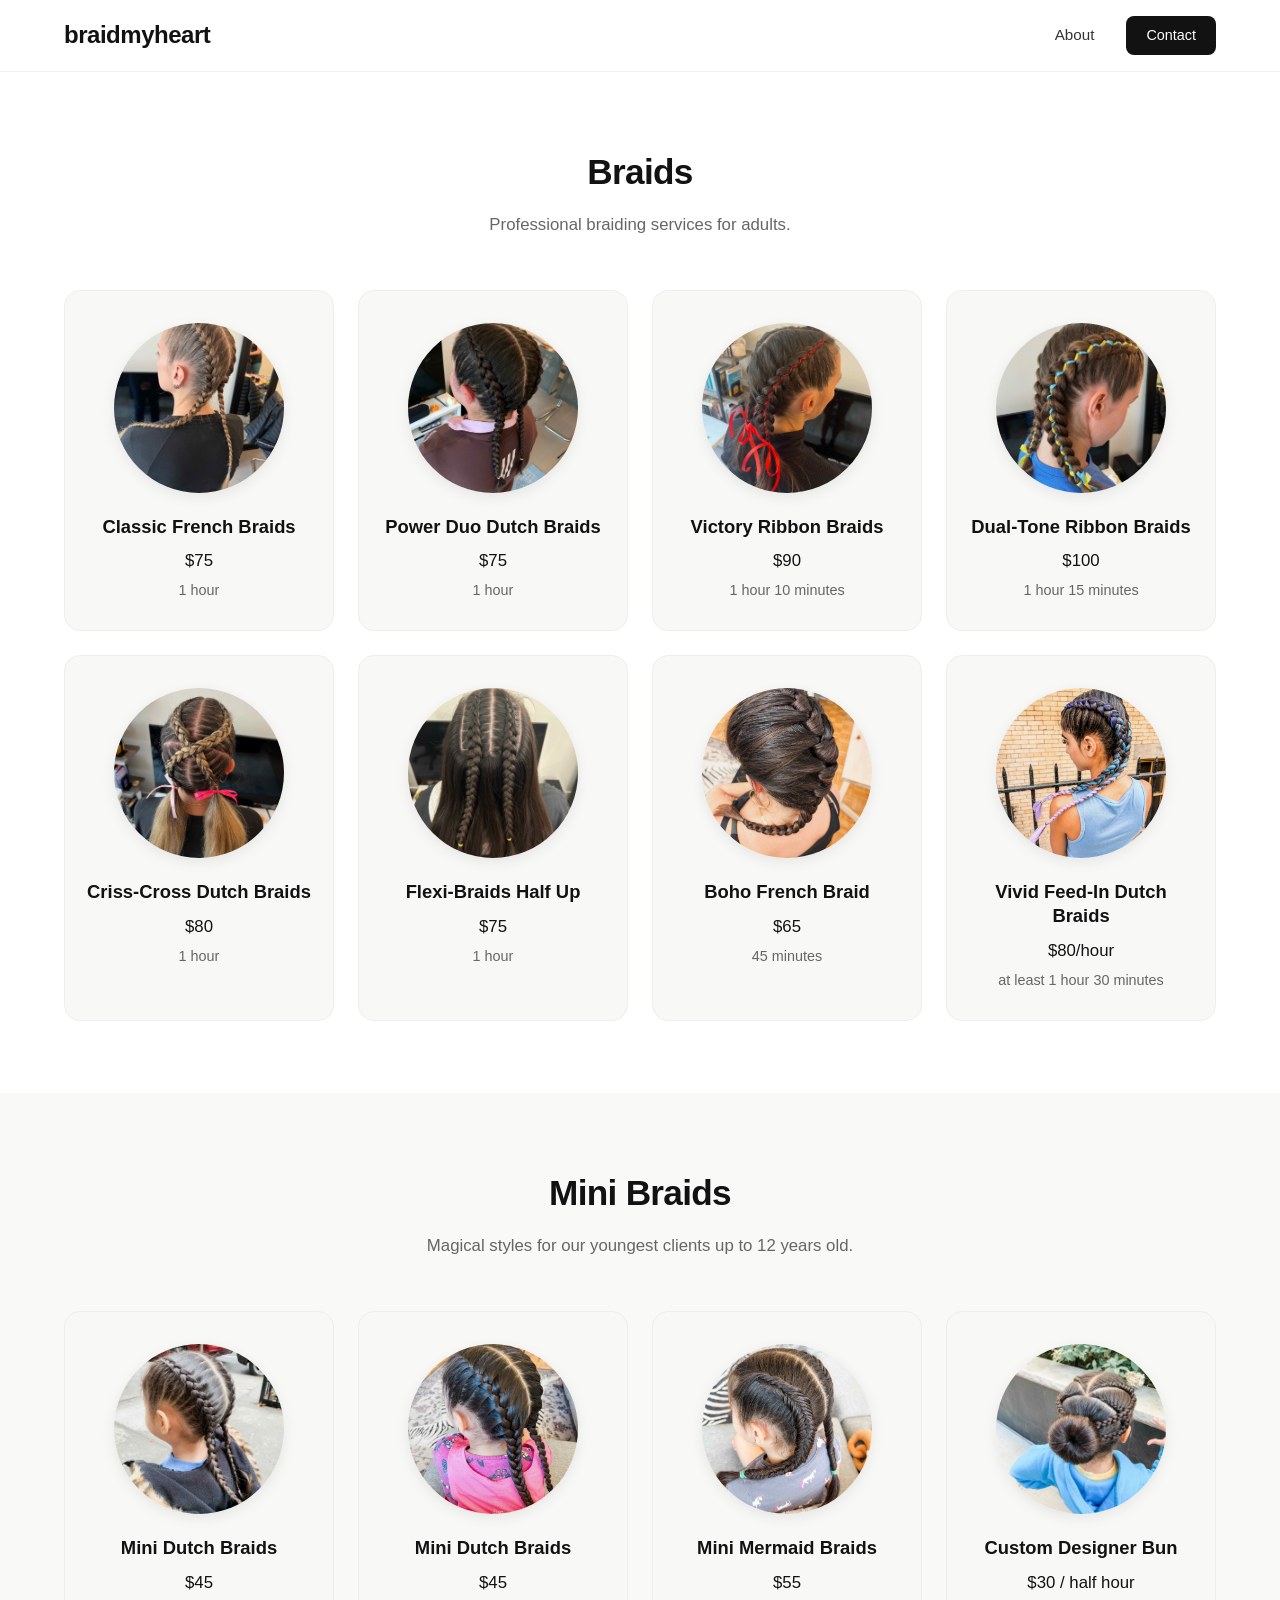
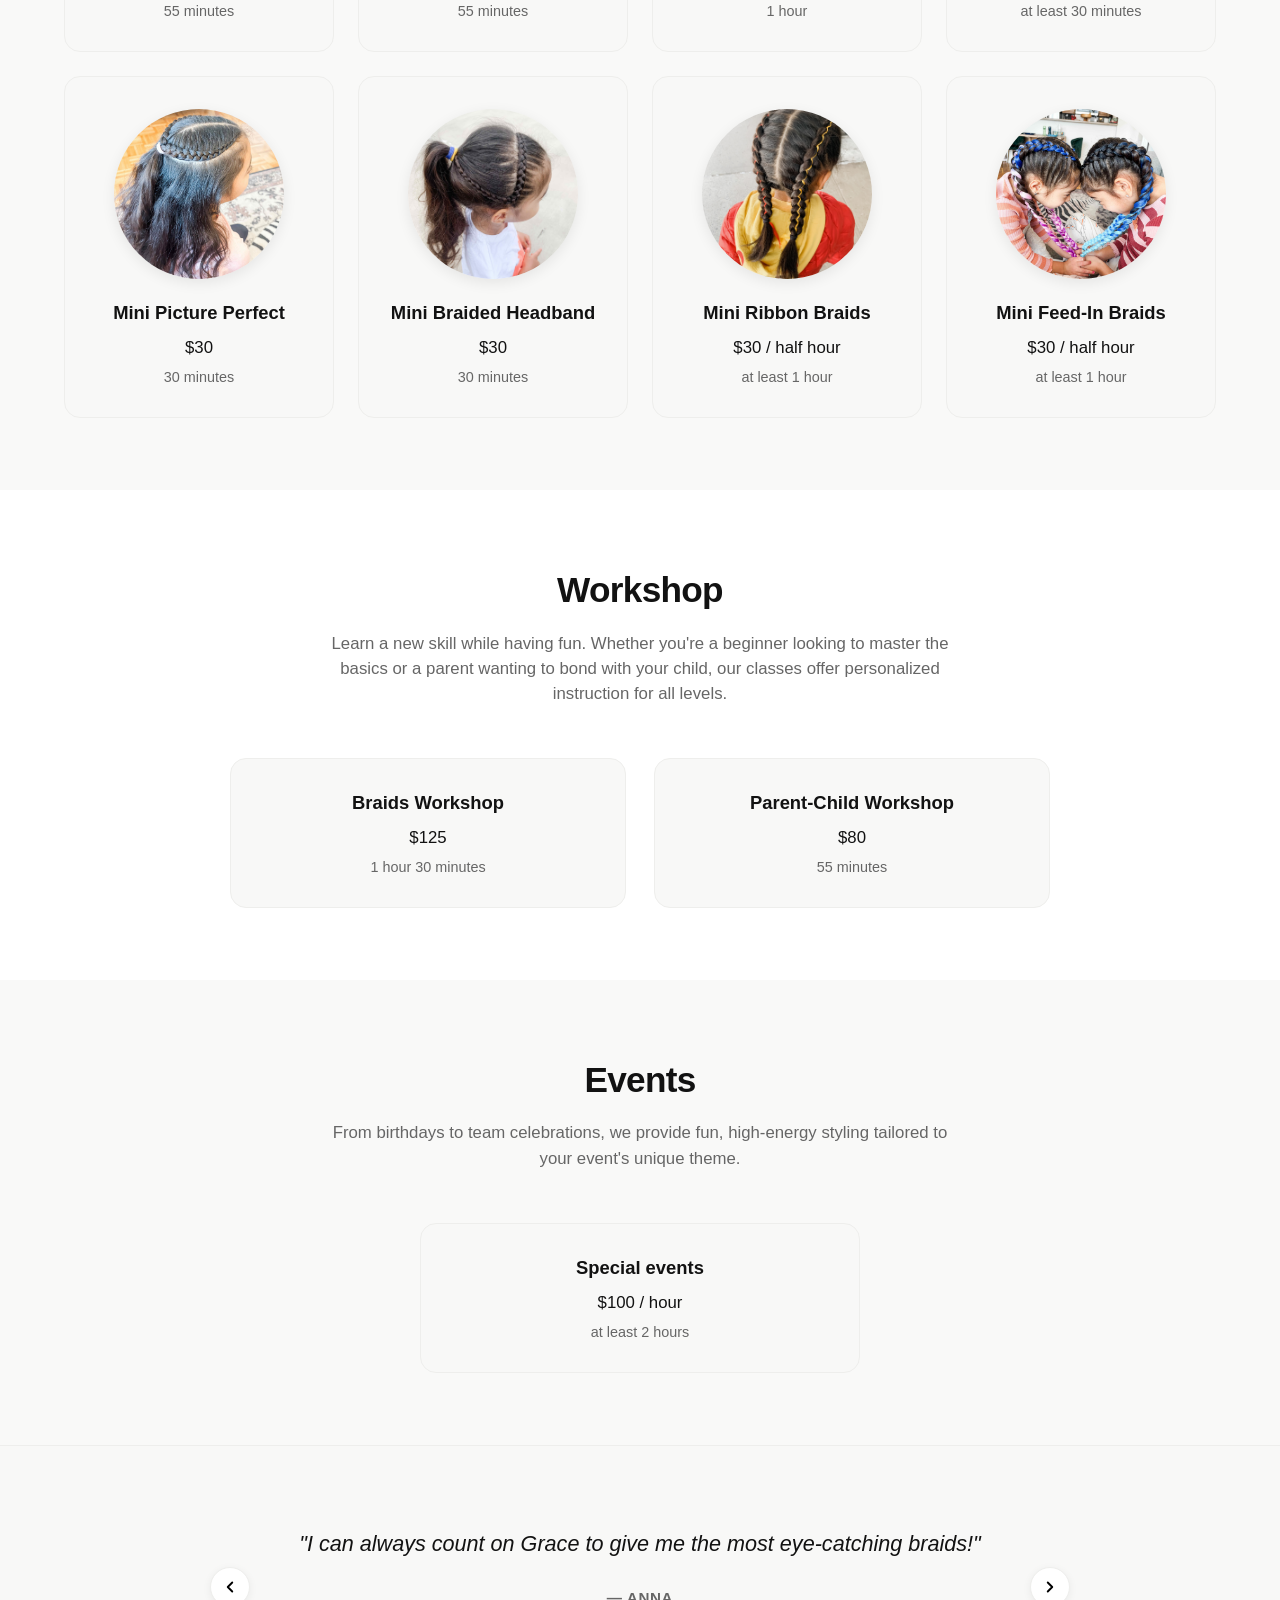
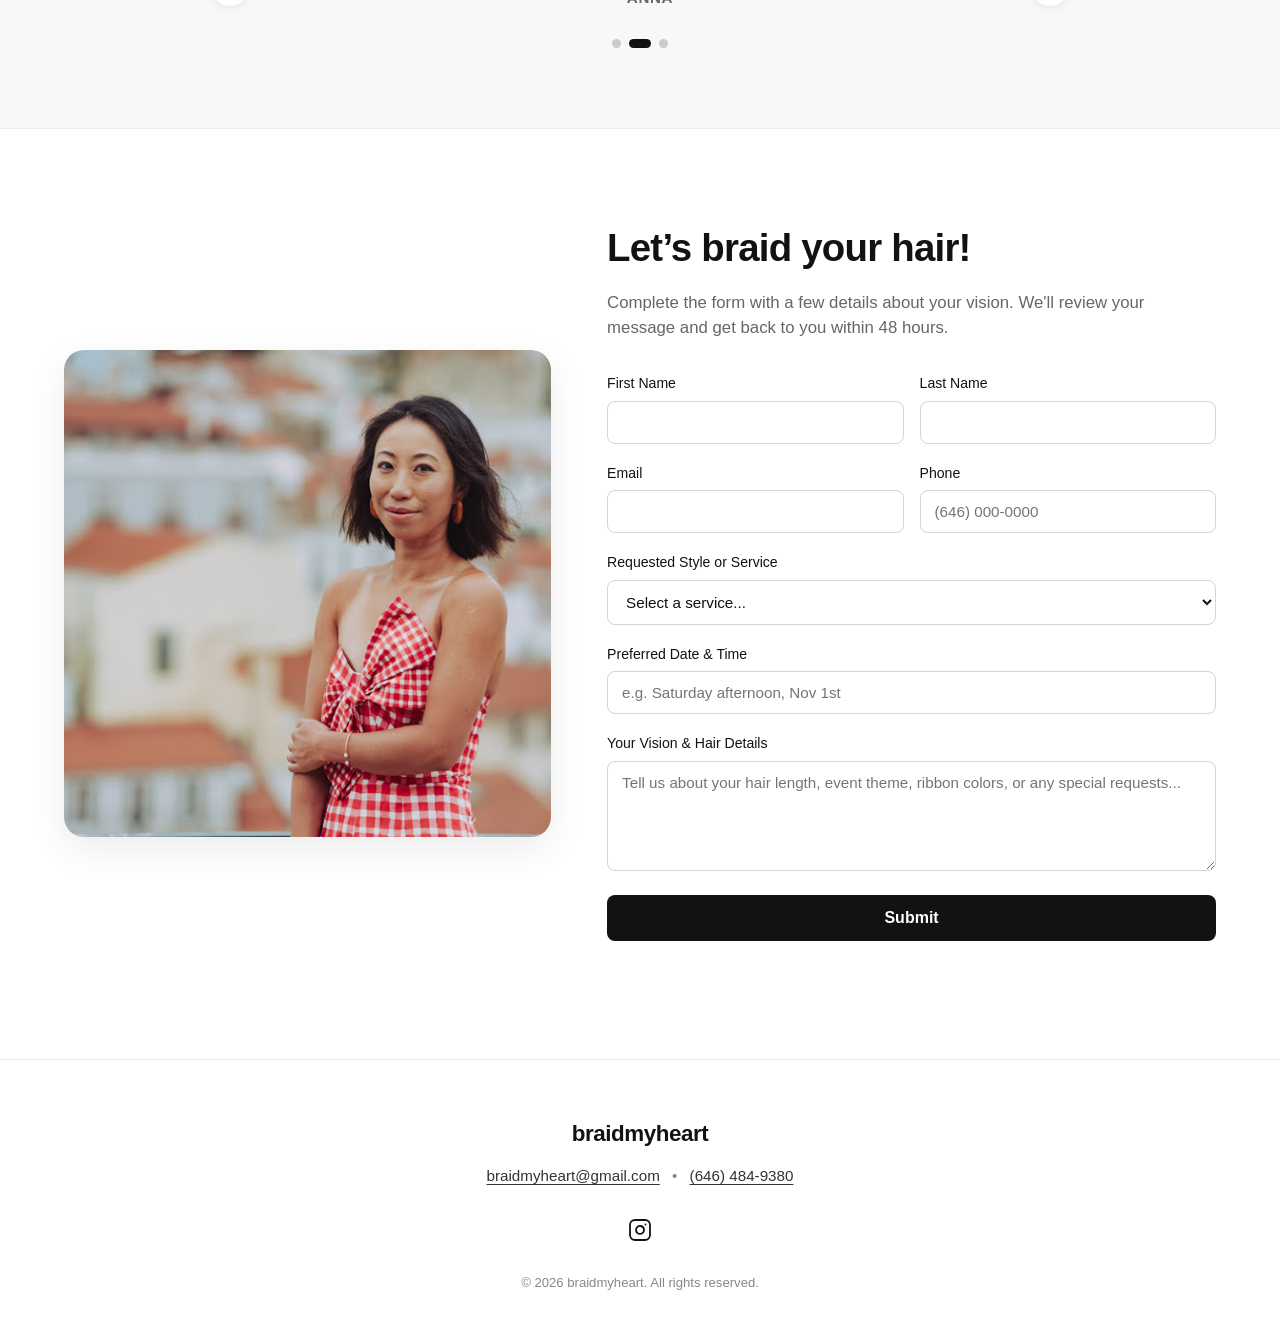
<file: index.html>
<!doctype html>
<html lang="en-US">
  <head>
    <meta charset="utf-8" />
    <meta name="viewport" content="width=device-width, initial-scale=1" />
    <title>braidmyheart</title>
    <meta name="description" content="NYC based braider | Creative Styles &amp; Kids’ Braids | Braidmyheart" />
    
    <!-- Open Graph & Social Meta -->
    <meta property="og:site_name" content="braidmyheart" />
    <meta property="og:title" content="braidmyheart" />
    <meta property="og:url" content="https://www.braidmyheart.com" />
    <meta property="og:type" content="website" />
    <meta property="og:description" content="NYC based braider | Creative Styles &amp; Kids’ Braids | Braidmyheart" />
    <meta property="og:image" content="assets/images/IMG_2068.jpeg" />
    <meta name="twitter:card" content="summary_large_image" />
    <meta name="twitter:title" content="braidmyheart" />
    <meta name="twitter:description" content="NYC based braider | Creative Styles &amp; Kids’ Braids | Braidmyheart" />
    <meta name="twitter:image" content="assets/images/IMG_2068.jpeg" />
    
    <link rel="stylesheet" href="css/styles.css" />
  </head>
  <body>
    <!-- Site Header -->
    <header class="site-header" id="header">
      <div class="container header-container">
        <a href="index.html" class="site-title" id="site-title">braidmyheart</a>
        
        <nav class="desktop-nav" aria-label="Main Navigation">
          <a href="about.html" class="nav-link">About</a>
          <a href="#contact" class="nav-btn">Contact</a>
        </nav>
        
        <button class="hamburger-btn" aria-label="Open mobile menu" type="button">
          <span class="hamburger-line"></span>
          <span class="hamburger-line"></span>
          <span class="hamburger-line"></span>
        </button>
      </div>
    </header>

    <!-- Mobile Drawer Navigation -->
    <div class="mobile-backdrop"></div>
    <div class="mobile-menu-drawer" aria-label="Mobile Navigation">
      <a href="index.html" class="mobile-nav-link">Home</a>
      <a href="about.html" class="mobile-nav-link">About</a>
      <a href="#contact" class="mobile-nav-link">Contact</a>
    </div>

    <main id="mainContent">
      <!-- Section 1 & 2: Adult Braids -->
      <section class="section" id="adult-braids">
        <div class="container">
          <div class="section-header">
            <h1 class="section-title">Braids</h1>
            <p class="section-subtitle">Professional braiding services for adults.</p>
          </div>

          <div class="cards-grid">
            <!-- 1. Classic French Braids -->
            <article class="card">
              <div class="card-media">
                <img src="assets/images/IMG_6606.jpeg" alt="Classic French Braids" loading="lazy" />
              </div>
              <div class="card-content">
                <h2 class="card-title">Classic French Braids</h2>
                <p class="card-price">$75</p>
                <p class="card-duration">1 hour</p>
              </div>
            </article>

            <!-- 2. Power Duo Dutch Braids -->
            <article class="card">
              <div class="card-media">
                <img src="assets/images/IMG_3176.jpeg" alt="Power Duo Dutch Braids" loading="lazy" />
              </div>
              <div class="card-content">
                <h2 class="card-title">Power Duo Dutch Braids</h2>
                <p class="card-price">$75</p>
                <p class="card-duration">1 hour</p>
              </div>
            </article>

            <!-- 3. Victory Ribbon Braids -->
            <article class="card">
              <div class="card-media">
                <img src="assets/images/IMG_2068.jpeg" alt="Victory Ribbon Braids" loading="lazy" />
              </div>
              <div class="card-content">
                <h2 class="card-title">Victory Ribbon Braids</h2>
                <p class="card-price">$90</p>
                <p class="card-duration">1 hour 10 minutes</p>
              </div>
            </article>

            <!-- 4. Dual-Tone Ribbon Braids -->
            <article class="card">
              <div class="card-media">
                <img src="assets/images/IMG_2128.jpeg" alt="Dual-Tone Ribbon Braids" loading="lazy" />
              </div>
              <div class="card-content">
                <h2 class="card-title">Dual-Tone Ribbon Braids</h2>
                <p class="card-price">$100</p>
                <p class="card-duration">1 hour 15 minutes</p>
              </div>
            </article>

            <!-- 5. Criss-Cross Dutch Braids -->
            <article class="card">
              <div class="card-media">
                <img src="assets/images/IMG_6614.jpeg" alt="Criss-Cross Dutch Braids" loading="lazy" />
              </div>
              <div class="card-content">
                <h2 class="card-title">Criss-Cross Dutch Braids</h2>
                <p class="card-price">$80</p>
                <p class="card-duration">1 hour</p>
              </div>
            </article>

            <!-- 6. Flexi-Braids Half Up -->
            <article class="card">
              <div class="card-media">
                <img src="assets/images/IMG_2619.jpeg" alt="Flexi-Braids Half Up" loading="lazy" />
              </div>
              <div class="card-content">
                <h2 class="card-title">Flexi-Braids Half Up</h2>
                <p class="card-price">$75</p>
                <p class="card-duration">1 hour</p>
              </div>
            </article>

            <!-- 7. Boho French Braid -->
            <article class="card">
              <div class="card-media">
                <img src="assets/images/IMG_2177.jpeg" alt="Boho French Braid" loading="lazy" />
              </div>
              <div class="card-content">
                <h2 class="card-title">Boho French Braid</h2>
                <p class="card-price">$65</p>
                <p class="card-duration">45 minutes</p>
              </div>
            </article>

            <!-- 8. Vivid Feed-In Dutch Braids -->
            <article class="card">
              <div class="card-media">
                <img src="assets/images/IMG_3715.jpeg" alt="Vivid Feed-In Dutch Braids" loading="lazy" />
              </div>
              <div class="card-content">
                <h2 class="card-title">Vivid Feed-In Dutch Braids</h2>
                <p class="card-price">$80/hour</p>
                <p class="card-duration">at least 1 hour 30 minutes</p>
              </div>
            </article>
          </div>
        </div>
      </section>

      <!-- Section 3 & 4: Mini Braids -->
      <section class="section section-alt" id="mini-braids">
        <div class="container">
          <div class="section-header">
            <h2 class="section-title">Mini Braids</h2>
            <p class="section-subtitle">Magical styles for our youngest clients up to 12 years old.</p>
          </div>

          <div class="cards-grid">
            <!-- 1. Mini Dutch Braids -->
            <article class="card">
              <div class="card-media">
                <img src="assets/images/IMG_1433.jpeg" alt="Mini Dutch Braids" loading="lazy" />
              </div>
              <div class="card-content">
                <h3 class="card-title">Mini Dutch Braids</h3>
                <p class="card-price">$45</p>
                <p class="card-duration">55 minutes</p>
              </div>
            </article>

            <!-- 2. Mini Dutch Braids (Variation) -->
            <article class="card">
              <div class="card-media">
                <img src="assets/images/IMG_8760.jpeg" alt="Mini Dutch Braids" loading="lazy" />
              </div>
              <div class="card-content">
                <h3 class="card-title">Mini Dutch Braids</h3>
                <p class="card-price">$45</p>
                <p class="card-duration">55 minutes</p>
              </div>
            </article>

            <!-- 3. Mini Mermaid Braids -->
            <article class="card">
              <div class="card-media">
                <img src="assets/images/IMG_7912.jpeg" alt="Mini Mermaid Braids" loading="lazy" />
              </div>
              <div class="card-content">
                <h3 class="card-title">Mini Mermaid Braids</h3>
                <p class="card-price">$55</p>
                <p class="card-duration">1 hour</p>
              </div>
            </article>

            <!-- 4. Custom Designer Bun -->
            <article class="card">
              <div class="card-media">
                <img src="assets/images/IMG_0430.jpeg" alt="Custom Designer Bun" loading="lazy" />
              </div>
              <div class="card-content">
                <h3 class="card-title">Custom Designer Bun</h3>
                <p class="card-price">$30 / half hour</p>
                <p class="card-duration">at least 30 minutes</p>
              </div>
            </article>

            <!-- 5. Mini Picture Perfect -->
            <article class="card">
              <div class="card-media">
                <img src="assets/images/IMG_4084.jpeg" alt="Mini Picture Perfect" loading="lazy" />
              </div>
              <div class="card-content">
                <h3 class="card-title">Mini Picture Perfect</h3>
                <p class="card-price">$30</p>
                <p class="card-duration">30 minutes</p>
              </div>
            </article>

            <!-- 6. Mini Braided Headband -->
            <article class="card">
              <div class="card-media">
                <img src="assets/images/IMG_8360.jpeg" alt="Mini Braided Headband" loading="lazy" />
              </div>
              <div class="card-content">
                <h3 class="card-title">Mini Braided Headband</h3>
                <p class="card-price">$30</p>
                <p class="card-duration">30 minutes</p>
              </div>
            </article>

            <!-- 7. Mini Ribbon Braids -->
            <article class="card">
              <div class="card-media">
                <img src="assets/images/IMG_5648.jpeg" alt="Mini Ribbon Braids" loading="lazy" />
              </div>
              <div class="card-content">
                <h3 class="card-title">Mini Ribbon Braids</h3>
                <p class="card-price">$30 / half hour</p>
                <p class="card-duration">at least 1 hour</p>
              </div>
            </article>

            <!-- 8. Mini Feed-In Braids -->
            <article class="card">
              <div class="card-media">
                <img src="assets/images/IMG_5753.jpeg" alt="Mini Colorful Feed-In Braids" loading="lazy" />
              </div>
              <div class="card-content">
                <h3 class="card-title">Mini Feed-In Braids</h3>
                <p class="card-price">$30 / half hour</p>
                <p class="card-duration">at least 1 hour</p>
              </div>
            </article>
          </div>
        </div>
      </section>

      <!-- Section 5 & 6: Workshops -->
      <section class="section" id="workshops">
        <div class="container">
          <div class="section-header">
            <h2 class="section-title">Workshop</h2>
            <p class="section-subtitle">Learn a new skill while having fun. Whether you're a beginner looking to master the basics or a parent wanting to bond with your child, our classes offer personalized instruction for all levels.</p>
          </div>

          <div class="workshops-grid">
            <article class="card">
              <div class="card-content">
                <h3 class="card-title">Braids Workshop</h3>
                <p class="card-price">$125</p>
                <p class="card-duration">1 hour 30 minutes</p>
              </div>
            </article>

            <article class="card">
              <div class="card-content">
                <h3 class="card-title">Parent-Child Workshop</h3>
                <p class="card-price">$80</p>
                <p class="card-duration">55 minutes</p>
              </div>
            </article>
          </div>
        </div>
      </section>

      <!-- Section 7 & 8: Events -->
      <section class="section section-alt" id="events">
        <div class="container">
          <div class="section-header">
            <h2 class="section-title">Events</h2>
            <p class="section-subtitle">From birthdays to team celebrations, we provide fun, high-energy styling tailored to your event's unique theme.</p>
          </div>

          <div class="events-container">
            <article class="card">
              <div class="card-content">
                <h3 class="card-title">Special events</h3>
                <p class="card-price">$100 / hour</p>
                <p class="card-duration">at least 2 hours</p>
              </div>
            </article>
          </div>
        </div>
      </section>

      <!-- Section 9: Testimonials Carousel -->
      <section class="testimonials-section" aria-label="Customer Testimonials">
        <div class="container">
          <div class="testimonial-carousel">
            <button class="carousel-btn prev" aria-label="Previous Testimonial" type="button">
              <svg width="18" height="18" viewBox="0 0 24 24" fill="none" stroke="currentColor" stroke-width="2.5" stroke-linecap="round" stroke-linejoin="round"><polyline points="15 18 9 12 15 6"></polyline></svg>
            </button>

            <!-- Testimonial 1 -->
            <div class="testimonial-slide active">
              <p class="testimonial-quote">"I had the best birthday party with Ms Grace braiding my hair!"</p>
              <p class="testimonial-author">— Former Mini Customer</p>
            </div>

            <!-- Testimonial 2 -->
            <div class="testimonial-slide">
              <p class="testimonial-quote">"I can always count on Grace to give me the most eye-catching braids!"</p>
              <p class="testimonial-author">— Anna</p>
            </div>

            <!-- Testimonial 3 -->
            <div class="testimonial-slide">
              <p class="testimonial-quote">"I love my braids for the NYC marathon. The ribbons add the pop and all my friends were able to find me on the route. I was worried about my hair but Grace made the entire process super calm and comforting. Will not run another race without getting my hair braided!"</p>
              <p class="testimonial-author">— Lori</p>
            </div>

            <button class="carousel-btn next" aria-label="Next Testimonial" type="button">
              <svg width="18" height="18" viewBox="0 0 24 24" fill="none" stroke="currentColor" stroke-width="2.5" stroke-linecap="round" stroke-linejoin="round"><polyline points="9 18 15 12 9 6"></polyline></svg>
            </button>

            <div class="carousel-dots">
              <span class="dot active"></span>
              <span class="dot"></span>
              <span class="dot"></span>
            </div>
          </div>
        </div>
      </section>

      <!-- Section 10: "Let’s braid your hair!" Contact Section -->
      <section class="section contact-section" id="contact">
        <div class="container">
          <div class="contact-layout">
            <div class="contact-media">
              <img src="assets/images/grace.jpg" alt="Grace - Stylist and Braider" />
            </div>

            <div class="contact-content">
              <h2 class="contact-title">Let’s braid your hair!</h2>
              <p class="contact-subtitle">Complete the form with a few details about your vision. We'll review your message and get back to you within 48 hours.</p>

              <form class="inquiry-form" id="inquiryForm">
                <div class="form-row">
                  <div class="form-group">
                    <label class="form-label" for="firstName">First Name</label>
                    <input class="form-input" type="text" id="firstName" name="firstName" required />
                  </div>
                  <div class="form-group">
                    <label class="form-label" for="lastName">Last Name</label>
                    <input class="form-input" type="text" id="lastName" name="lastName" required />
                  </div>
                </div>

                <div class="form-row">
                  <div class="form-group">
                    <label class="form-label" for="email">Email</label>
                    <input class="form-input" type="email" id="email" name="email" required />
                  </div>
                  <div class="form-group">
                    <label class="form-label" for="phone">Phone</label>
                    <input class="form-input" type="tel" id="phone" name="phone" placeholder="(646) 000-0000" />
                  </div>
                </div>

                <div class="form-group">
                  <label class="form-label" for="service">Requested Style or Service</label>
                  <select class="form-select" id="service" name="service">
                    <option value="">Select a service...</option>
                    <optgroup label="Adult Braids">
                      <option value="Victory Ribbon Braids">Victory Ribbon Braids ($90)</option>
                      <option value="Dual-Tone Ribbon Braids">Dual-Tone Ribbon Braids ($100)</option>
                      <option value="Classic French Braids">Classic French Braids ($75)</option>
                      <option value="Power Duo Dutch Braids">Power Duo Dutch Braids ($75)</option>
                      <option value="Criss-Cross Dutch Braids">Criss-Cross Dutch Braids ($80)</option>
                      <option value="Flexi-Braids Half Up">Flexi-Braids Half Up ($75)</option>
                      <option value="Boho French Braid">Boho French Braid ($65)</option>
                      <option value="Vivid Feed-In Dutch Braids">Vivid Feed-In Dutch Braids ($80/hr)</option>
                    </optgroup>
                    <optgroup label="Mini Braids (Ages 12 & Under)">
                      <option value="Mini Dutch Braids">Mini Dutch Braids ($45)</option>
                      <option value="Mini Mermaid Braids">Mini Mermaid Braids ($55)</option>
                      <option value="Custom Designer Bun">Custom Designer Bun ($30/half hr)</option>
                      <option value="Mini Picture Perfect">Mini Picture Perfect ($30)</option>
                      <option value="Mini Braided Headband">Mini Braided Headband ($30)</option>
                      <option value="Mini Ribbon Braids">Mini Ribbon Braids ($30/half hr)</option>
                      <option value="Mini Feed-In Braids">Mini Feed-In Braids ($30/half hr)</option>
                    </optgroup>
                    <optgroup label="Workshops & Events">
                      <option value="Braids Workshop">Braids Workshop ($125)</option>
                      <option value="Parent-Child Workshop">Parent-Child Workshop ($80)</option>
                      <option value="Special Events">Special Events / Celebrations ($100/hr)</option>
                    </optgroup>
                  </select>
                </div>

                <div class="form-group">
                  <label class="form-label" for="preferredDate">Preferred Date & Time</label>
                  <input class="form-input" type="text" id="preferredDate" name="preferredDate" placeholder="e.g. Saturday afternoon, Nov 1st" />
                </div>

                <div class="form-group">
                  <label class="form-label" for="message">Your Vision & Hair Details</label>
                  <textarea class="form-textarea" id="message" name="message" placeholder="Tell us about your hair length, event theme, ribbon colors, or any special requests..."></textarea>
                </div>

                <button class="form-submit-btn" type="submit">Submit</button>
                <div class="form-status" id="formStatus"></div>
              </form>
            </div>
          </div>
        </div>
      </section>
    </main>

    <!-- Footer -->
    <footer class="site-footer" id="footer">
      <div class="container">
        <h3 class="footer-brand">braidmyheart</h3>
        <p class="footer-contact">
          <a href="mailto:braidmyheart@gmail.com?subject=Let's%20braid%20my%20hair!">braidmyheart@gmail.com</a>
          <span class="footer-separator">•</span>
          <a href="sms:6464849380">‪(646) 484-9380‬</a>
        </p>

        <div class="footer-social">
          <a href="https://instagram.com/braidmyheart" target="_blank" rel="noopener noreferrer" class="social-icon-link" aria-label="Follow Braid My Heart on Instagram">
            <svg class="social-icon" width="24" height="24" viewBox="0 0 24 24" fill="none" stroke="currentColor" stroke-width="1.8" stroke-linecap="round" stroke-linejoin="round">
              <rect x="2" y="2" width="20" height="20" rx="5" ry="5"></rect>
              <path d="M16 11.37A4 4 0 1 1 12.63 8 4 4 0 0 1 16 11.37z"></path>
              <line x1="17.5" y1="6.5" x2="17.51" y2="6.5"></line>
            </svg>
          </a>
        </div>

        <p class="footer-copyright">© 2026 braidmyheart. All rights reserved.</p>
      </div>
    </footer>

    <script src="js/script.js"></script>
  </body>
</html>
</file>
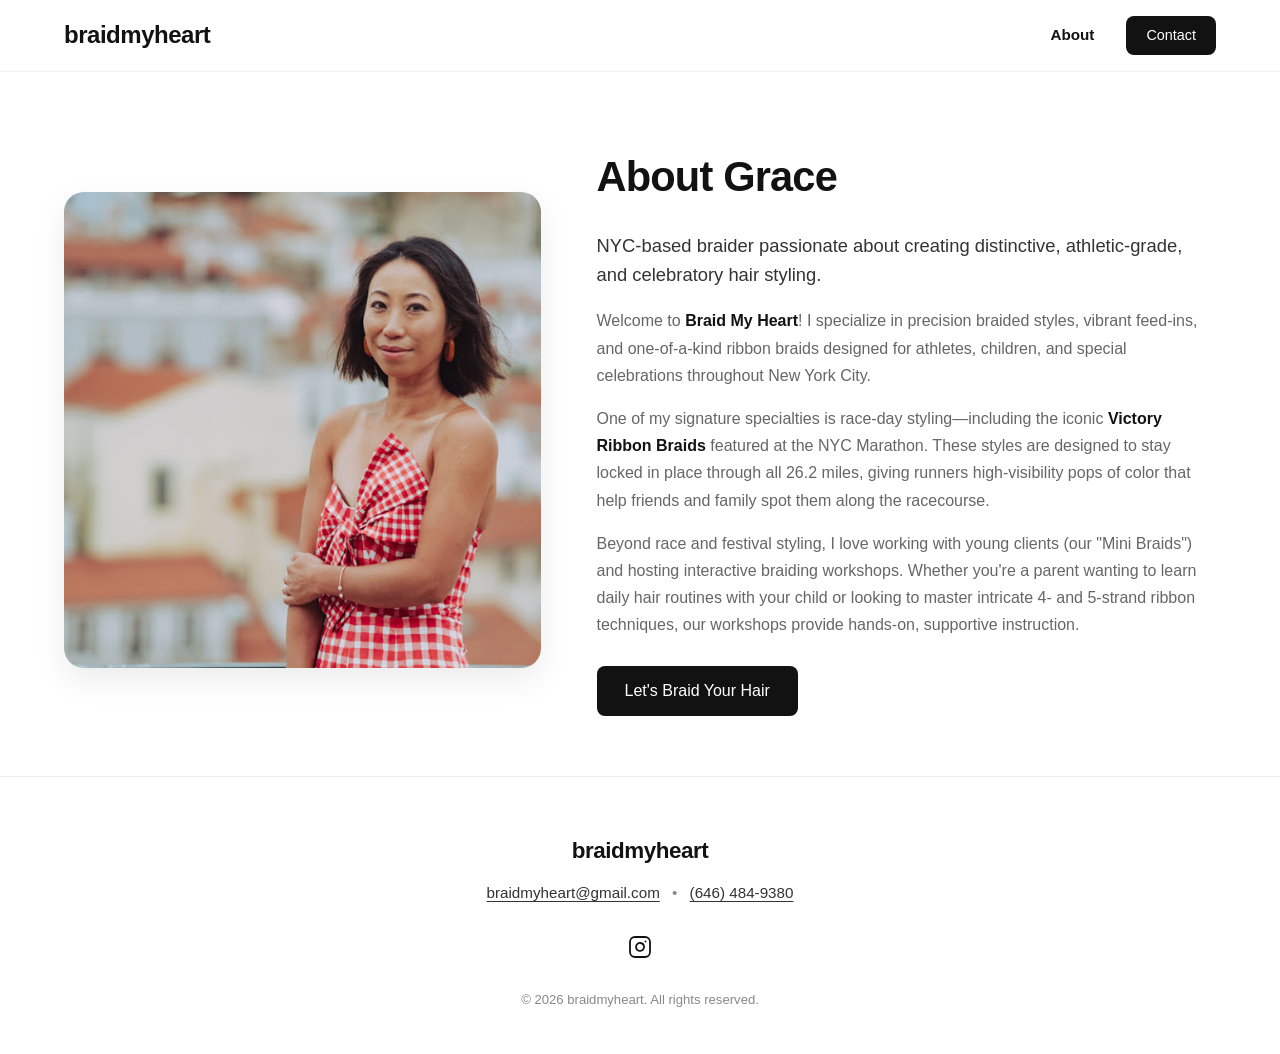
<file: about.html>
<!doctype html>
<html lang="en-US">
  <head>
    <meta charset="utf-8" />
    <meta name="viewport" content="width=device-width, initial-scale=1" />
    <title>About Grace — braidmyheart</title>
    <meta name="description" content="Meet Grace, NYC-based braider behind Braid My Heart. Specializing in race-day ribbon braids, kids' creative styles, and hands-on workshops." />
    
    <!-- Open Graph & Social Meta -->
    <meta property="og:site_name" content="braidmyheart" />
    <meta property="og:title" content="About Grace — braidmyheart" />
    <meta property="og:url" content="https://www.braidmyheart.com/about" />
    <meta property="og:type" content="website" />
    <meta property="og:description" content="NYC based braider | Creative Styles &amp; Kids’ Braids | Braidmyheart" />
    <meta property="og:image" content="assets/images/grace.jpg" />
    
    <link rel="stylesheet" href="css/styles.css" />
  </head>
  <body>
    <!-- Site Header -->
    <header class="site-header" id="header">
      <div class="container header-container">
        <a href="index.html" class="site-title" id="site-title">braidmyheart</a>
        
        <nav class="desktop-nav" aria-label="Main Navigation">
          <a href="about.html" class="nav-link" style="color: var(--color-text-main); font-weight: 600;">About</a>
          <a href="index.html#contact" class="nav-btn">Contact</a>
        </nav>
        
        <button class="hamburger-btn" aria-label="Open mobile menu" type="button">
          <span class="hamburger-line"></span>
          <span class="hamburger-line"></span>
          <span class="hamburger-line"></span>
        </button>
      </div>
    </header>

    <!-- Mobile Drawer Navigation -->
    <div class="mobile-backdrop"></div>
    <div class="mobile-menu-drawer" aria-label="Mobile Navigation">
      <a href="index.html" class="mobile-nav-link">Home</a>
      <a href="about.html" class="mobile-nav-link">About</a>
      <a href="index.html#contact" class="mobile-nav-link">Contact</a>
    </div>

    <main id="mainContent">
      <section class="section about-hero">
        <div class="container">
          <div class="about-layout">
            <div class="about-photo">
              <img src="assets/images/grace.jpg" alt="Grace - Founder and Braider of Braid My Heart" />
            </div>

            <div class="about-content">
              <h1>About Grace</h1>
              <p class="about-lead">NYC-based braider passionate about creating distinctive, athletic-grade, and celebratory hair styling.</p>
              
              <div class="about-body">
                <p>Welcome to <strong>Braid My Heart</strong>! I specialize in precision braided styles, vibrant feed-ins, and one-of-a-kind ribbon braids designed for athletes, children, and special celebrations throughout New York City.</p>
                
                <p>One of my signature specialties is race-day styling—including the iconic <strong>Victory Ribbon Braids</strong> featured at the NYC Marathon. These styles are designed to stay locked in place through all 26.2 miles, giving runners high-visibility pops of color that help friends and family spot them along the racecourse.</p>

                <p>Beyond race and festival styling, I love working with young clients (our "Mini Braids") and hosting interactive braiding workshops. Whether you're a parent wanting to learn daily hair routines with your child or looking to master intricate 4- and 5-strand ribbon techniques, our workshops provide hands-on, supportive instruction.</p>

                <div class="about-cta">
                  <a href="index.html#contact" class="nav-btn" style="padding: 12px 28px; font-size: 1rem;">Let's Braid Your Hair</a>
                </div>
              </div>
            </div>
          </div>
        </div>
      </section>
    </main>

    <!-- Footer -->
    <footer class="site-footer" id="footer">
      <div class="container">
        <h3 class="footer-brand">braidmyheart</h3>
        <p class="footer-contact">
          <a href="mailto:braidmyheart@gmail.com?subject=Let's%20braid%20my%20hair!">braidmyheart@gmail.com</a>
          <span class="footer-separator">•</span>
          <a href="sms:6464849380">‪(646) 484-9380‬</a>
        </p>

        <div class="footer-social">
          <a href="https://instagram.com/braidmyheart" target="_blank" rel="noopener noreferrer" class="social-icon-link" aria-label="Follow Braid My Heart on Instagram">
            <svg class="social-icon" width="24" height="24" viewBox="0 0 24 24" fill="none" stroke="currentColor" stroke-width="1.8" stroke-linecap="round" stroke-linejoin="round">
              <rect x="2" y="2" width="20" height="20" rx="5" ry="5"></rect>
              <path d="M16 11.37A4 4 0 1 1 12.63 8 4 4 0 0 1 16 11.37z"></path>
              <line x1="17.5" y1="6.5" x2="17.51" y2="6.5"></line>
            </svg>
          </a>
        </div>

        <p class="footer-copyright">© 2026 braidmyheart. All rights reserved.</p>
      </div>
    </footer>

    <script src="js/script.js"></script>
  </body>
</html>
</file>
<file: css/styles.css>
/* ==========================================================================
   Braid My Heart - Stylesheet
   ========================================================================== */

:root {
  --font-family-base: -apple-system, BlinkMacSystemFont, "Segoe UI", Roboto, "Helvetica Neue", Arial, sans-serif;
  --font-family-serif: "Playfair Display", Georgia, "Times New Roman", serif;
  
  --color-bg: #ffffff;
  --color-bg-subtle: #f9f9f8;
  --color-card-bg: #f8f8f7;
  --color-card-border: #eeeeec;
  
  --color-text-main: #121212;
  --color-text-body: #333333;
  --color-text-muted: #666666;
  --color-text-light: #888888;
  
  --color-accent: #222222;
  --color-btn-bg: #121212;
  --color-btn-text: #ffffff;
  --color-btn-hover: #333333;
  
  --container-max-width: 1200px;
  --container-gutter: 24px;
  --header-height: 72px;
  --radius-card: 16px;
  --radius-sm: 8px;
  --radius-circle: 50%;
  --transition-fast: 0.2s ease;
  --transition-medium: 0.3s ease;
}

/* Reset & Base */
*, *::before, *::after {
  box-sizing: border-box;
  margin: 0;
  padding: 0;
}

html {
  font-size: 16px;
  scroll-behavior: smooth;
  -webkit-font-smoothing: antialiased;
  -moz-osx-font-smoothing: grayscale;
}

body {
  font-family: var(--font-family-base);
  background-color: var(--color-bg);
  color: var(--color-text-body);
  line-height: 1.6;
  overflow-x: hidden;
}

img {
  max-width: 100%;
  height: auto;
  display: block;
}

a {
  color: inherit;
  text-decoration: none;
  transition: color var(--transition-fast), opacity var(--transition-fast);
}

button {
  font-family: inherit;
  cursor: pointer;
  border: none;
  background: none;
}

.container {
  width: 100%;
  max-width: var(--container-max-width);
  margin-left: auto;
  margin-right: auto;
  padding-left: var(--container-gutter);
  padding-right: var(--container-gutter);
}

/* ==========================================================================
   Header & Navigation
   ========================================================================== */
.site-header {
  position: sticky;
  top: 0;
  left: 0;
  width: 100%;
  height: var(--header-height);
  background-color: rgba(255, 255, 255, 0.95);
  backdrop-filter: blur(10px);
  -webkit-backdrop-filter: blur(10px);
  border-bottom: 1px solid rgba(0, 0, 0, 0.05);
  z-index: 1000;
  display: flex;
  align-items: center;
}

.header-container {
  display: flex;
  justify-content: space-between;
  align-items: center;
}

.site-title {
  font-size: 1.5rem;
  font-weight: 700;
  letter-spacing: -0.02em;
  color: var(--color-text-main);
  text-transform: lowercase;
}

.desktop-nav {
  display: flex;
  align-items: center;
  gap: 32px;
}

.nav-link {
  font-size: 0.95rem;
  font-weight: 500;
  color: var(--color-text-body);
  position: relative;
  padding: 4px 0;
}

.nav-link:hover {
  color: var(--color-text-main);
}

.nav-btn {
  display: inline-block;
  padding: 8px 20px;
  background-color: var(--color-btn-bg);
  color: var(--color-btn-text);
  font-size: 0.9rem;
  font-weight: 500;
  border-radius: var(--radius-sm);
  transition: background-color var(--transition-fast);
}

.nav-btn:hover {
  background-color: var(--color-btn-hover);
  color: var(--color-btn-text);
}

/* Hamburger & Mobile Menu */
.hamburger-btn {
  display: none;
  flex-direction: column;
  justify-content: space-around;
  width: 28px;
  height: 22px;
  background: transparent;
  cursor: pointer;
  padding: 0;
  z-index: 1100;
}

.hamburger-line {
  width: 100%;
  height: 2px;
  background-color: var(--color-text-main);
  transition: all var(--transition-fast);
}

.mobile-menu-drawer {
  display: none;
  position: fixed;
  top: 0;
  right: -100%;
  width: 80%;
  max-width: 340px;
  height: 100vh;
  background-color: #ffffff;
  padding: 90px 32px 40px;
  box-shadow: -4px 0 24px rgba(0, 0, 0, 0.1);
  z-index: 1050;
  transition: right var(--transition-medium);
  flex-direction: column;
  gap: 24px;
}

.mobile-menu-drawer.is-active {
  right: 0;
}

.mobile-nav-link {
  font-size: 1.25rem;
  font-weight: 500;
  color: var(--color-text-main);
}

.mobile-backdrop {
  display: none;
  position: fixed;
  top: 0;
  left: 0;
  width: 100vw;
  height: 100vh;
  background-color: rgba(0, 0, 0, 0.4);
  z-index: 1040;
}

.mobile-backdrop.is-active {
  display: block;
}

/* ==========================================================================
   Section Layouts & Headers
   ========================================================================== */
.section {
  padding: 72px 0;
}

.section-alt {
  background-color: var(--color-bg-subtle);
}

.section-header {
  text-align: center;
  max-width: 640px;
  margin: 0 auto 52px;
}

.section-title {
  font-size: 2.2rem;
  font-weight: 700;
  letter-spacing: -0.02em;
  color: var(--color-text-main);
  margin-bottom: 12px;
}

.section-subtitle {
  font-size: 1.05rem;
  color: var(--color-text-muted);
  line-height: 1.5;
}

/* ==========================================================================
   Cards Grid System (Adult & Mini Braids)
   ========================================================================== */
.cards-grid {
  display: grid;
  grid-template-columns: repeat(4, 1fr);
  gap: 24px;
}

.card {
  background-color: var(--color-card-bg);
  border: 1px solid var(--color-card-border);
  border-radius: var(--radius-card);
  padding: 32px 20px 28px;
  text-align: center;
  display: flex;
  flex-direction: column;
  align-items: center;
  transition: transform var(--transition-fast), box-shadow var(--transition-fast);
}

.card:hover {
  transform: translateY(-4px);
  box-shadow: 0 10px 24px rgba(0, 0, 0, 0.05);
}

.card-media {
  width: 170px;
  height: 170px;
  border-radius: var(--radius-circle);
  overflow: hidden;
  margin-bottom: 22px;
  box-shadow: 0 4px 14px rgba(0, 0, 0, 0.08);
  flex-shrink: 0;
}

.card-media img {
  width: 100%;
  height: 100%;
  object-fit: cover;
  transition: transform var(--transition-medium);
}

.card:hover .card-media img {
  transform: scale(1.05);
}

.card-content {
  width: 100%;
}

.card-title {
  font-size: 1.15rem;
  font-weight: 600;
  color: var(--color-text-main);
  margin-bottom: 10px;
  line-height: 1.3;
}

.card-price {
  font-size: 1.05rem;
  font-weight: 500;
  color: var(--color-text-main);
  margin-bottom: 4px;
}

.card-duration {
  font-size: 0.9rem;
  color: var(--color-text-muted);
}

/* ==========================================================================
   Workshops & Events Sections
   ========================================================================== */
.workshops-grid {
  display: grid;
  grid-template-columns: repeat(2, 1fr);
  max-width: 820px;
  margin: 0 auto;
  gap: 28px;
}

.events-container {
  max-width: 440px;
  margin: 0 auto;
}

/* ==========================================================================
   Testimonial Slider / Carousel
   ========================================================================== */
.testimonials-section {
  background-color: var(--color-card-bg);
  border-top: 1px solid var(--color-card-border);
  border-bottom: 1px solid var(--color-card-border);
  padding: 80px 0;
}

.testimonial-carousel {
  position: relative;
  max-width: 860px;
  margin: 0 auto;
  padding: 0 48px;
}

.testimonial-slide {
  display: none;
  text-align: center;
  animation: fadeIn 0.4s ease;
}

.testimonial-slide.active {
  display: block;
}

.testimonial-quote {
  font-size: 1.35rem;
  font-style: italic;
  line-height: 1.7;
  color: var(--color-text-main);
  margin-bottom: 24px;
}

.testimonial-author {
  font-size: 0.95rem;
  font-weight: 600;
  letter-spacing: 0.04em;
  text-transform: uppercase;
  color: var(--color-text-muted);
}

.carousel-btn {
  position: absolute;
  top: 50%;
  transform: translateY(-50%);
  width: 40px;
  height: 40px;
  border-radius: 50%;
  background-color: #ffffff;
  border: 1px solid var(--color-card-border);
  display: flex;
  align-items: center;
  justify-content: center;
  cursor: pointer;
  box-shadow: 0 2px 8px rgba(0, 0, 0, 0.06);
  transition: background-color var(--transition-fast), transform var(--transition-fast);
}

.carousel-btn:hover {
  background-color: #f0f0f0;
  transform: translateY(-50%) scale(1.05);
}

.carousel-btn.prev {
  left: 0;
}

.carousel-btn.next {
  right: 0;
}

.carousel-dots {
  display: flex;
  justify-content: center;
  gap: 8px;
  margin-top: 28px;
}

.dot {
  width: 9px;
  height: 9px;
  border-radius: 50%;
  background-color: #ccc;
  cursor: pointer;
  transition: background-color var(--transition-fast);
}

.dot.active {
  background-color: var(--color-text-main);
  width: 22px;
  border-radius: 5px;
}

@keyframes fadeIn {
  from { opacity: 0; transform: translateY(6px); }
  to { opacity: 1; transform: translateY(0); }
}

/* ==========================================================================
   Contact / Inquiry Section ("Let’s braid your hair!")
   ========================================================================== */
.contact-section {
  padding: 88px 0;
}

.contact-layout {
  display: grid;
  grid-template-columns: 1fr 1.25fr;
  gap: 56px;
  align-items: center;
}

.contact-media {
  position: relative;
  border-radius: 20px;
  overflow: hidden;
  box-shadow: 0 12px 36px rgba(0, 0, 0, 0.08);
}

.contact-media img {
  width: 100%;
  height: 100%;
  object-fit: cover;
  max-height: 600px;
}

.contact-content {
  display: flex;
  flex-direction: column;
}

.contact-title {
  font-size: 2.4rem;
  font-weight: 700;
  letter-spacing: -0.02em;
  color: var(--color-text-main);
  margin-bottom: 12px;
}

.contact-subtitle {
  font-size: 1.05rem;
  color: var(--color-text-muted);
  line-height: 1.5;
  margin-bottom: 32px;
}

.inquiry-form {
  display: flex;
  flex-direction: column;
  gap: 18px;
}

.form-row {
  display: grid;
  grid-template-columns: 1fr 1fr;
  gap: 16px;
}

.form-group {
  display: flex;
  flex-direction: column;
  gap: 6px;
}

.form-label {
  font-size: 0.88rem;
  font-weight: 500;
  color: var(--color-text-main);
}

.form-input,
.form-select,
.form-textarea {
  width: 100%;
  padding: 12px 14px;
  font-family: inherit;
  font-size: 0.95rem;
  border: 1px solid #d4d4d2;
  border-radius: var(--radius-sm);
  background-color: #ffffff;
  color: var(--color-text-main);
  transition: border-color var(--transition-fast), box-shadow var(--transition-fast);
}

.form-input:focus,
.form-select:focus,
.form-textarea:focus {
  outline: none;
  border-color: var(--color-text-main);
  box-shadow: 0 0 0 3px rgba(0, 0, 0, 0.05);
}

.form-textarea {
  resize: vertical;
  min-height: 110px;
}

.form-submit-btn {
  padding: 14px 28px;
  background-color: var(--color-btn-bg);
  color: var(--color-btn-text);
  font-size: 1rem;
  font-weight: 600;
  border-radius: var(--radius-sm);
  transition: background-color var(--transition-fast);
  margin-top: 6px;
  display: inline-block;
  text-align: center;
}

.form-submit-btn:hover {
  background-color: var(--color-btn-hover);
}

.form-status {
  margin-top: 12px;
  font-size: 0.95rem;
  font-weight: 500;
}

.form-status.success {
  color: #2e7d32;
}

.form-status.error {
  color: #c62828;
}

/* ==========================================================================
   Dedicated About Page Styles
   ========================================================================== */
.about-hero {
  padding: 72px 0 60px;
}

.about-layout {
  display: grid;
  grid-template-columns: 1fr 1.3fr;
  gap: 56px;
  align-items: center;
}

.about-photo {
  border-radius: 20px;
  overflow: hidden;
  box-shadow: 0 12px 32px rgba(0, 0, 0, 0.08);
}

.about-content h1 {
  font-size: 2.6rem;
  font-weight: 700;
  letter-spacing: -0.02em;
  color: var(--color-text-main);
  margin-bottom: 20px;
}

.about-lead {
  font-size: 1.15rem;
  font-weight: 500;
  color: var(--color-text-body);
  line-height: 1.6;
  margin-bottom: 18px;
}

.about-body p {
  margin-bottom: 16px;
  color: var(--color-text-muted);
  line-height: 1.7;
}

.about-body p strong {
  color: var(--color-text-main);
}

.about-cta {
  margin-top: 28px;
}

/* ==========================================================================
   Footer
   ========================================================================== */
.site-footer {
  background-color: var(--color-bg);
  border-top: 1px solid rgba(0, 0, 0, 0.07);
  padding: 56px 0 44px;
  text-align: center;
}

.footer-brand {
  font-size: 1.4rem;
  font-weight: 700;
  letter-spacing: -0.02em;
  color: var(--color-text-main);
  margin-bottom: 12px;
  text-transform: lowercase;
}

.footer-contact {
  font-size: 0.95rem;
  color: var(--color-text-body);
  margin-bottom: 24px;
}

.footer-contact a {
  text-decoration: underline;
  text-underline-offset: 3px;
}

.footer-contact a:hover {
  color: var(--color-text-main);
}

.footer-separator {
  margin: 0 8px;
  color: var(--color-text-light);
}

.footer-social {
  display: flex;
  justify-content: center;
  align-items: center;
  gap: 16px;
  margin-bottom: 24px;
}

.social-icon-link {
  display: inline-flex;
  align-items: center;
  justify-content: center;
  width: 36px;
  height: 36px;
  color: var(--color-text-main);
  transition: transform var(--transition-fast), color var(--transition-fast);
}

.social-icon-link:hover {
  transform: scale(1.12);
  color: #000000;
}

.footer-copyright {
  font-size: 0.82rem;
  color: var(--color-text-light);
}

/* ==========================================================================
   Responsive Breakpoints
   ========================================================================== */
@media (max-width: 1024px) {
  .cards-grid {
    grid-template-columns: repeat(3, 1fr);
  }
}

@media (max-width: 820px) {
  .cards-grid {
    grid-template-columns: repeat(2, 1fr);
  }
  
  .contact-layout,
  .about-layout {
    grid-template-columns: 1fr;
    gap: 40px;
  }
  
  .contact-media {
    max-width: 400px;
    margin: 0 auto;
  }
  
  .about-photo {
    max-width: 380px;
    margin: 0 auto;
  }
}

@media (max-width: 680px) {
  :root {
    --header-height: 64px;
  }

  .desktop-nav {
    display: none;
  }

  .hamburger-btn {
    display: flex;
  }

  .mobile-menu-drawer {
    display: flex;
  }

  .section-title {
    font-size: 1.85rem;
  }

  .section {
    padding: 56px 0;
  }

  .cards-grid {
    grid-template-columns: 1fr;
    max-width: 340px;
    margin: 0 auto;
  }

  .workshops-grid {
    grid-template-columns: 1fr;
    max-width: 340px;
  }

  .form-row {
    grid-template-columns: 1fr;
  }

  .testimonial-quote {
    font-size: 1.15rem;
  }

  .testimonial-carousel {
    padding: 0 16px;
  }

  .carousel-btn {
    display: none;
  }
}
</file>
